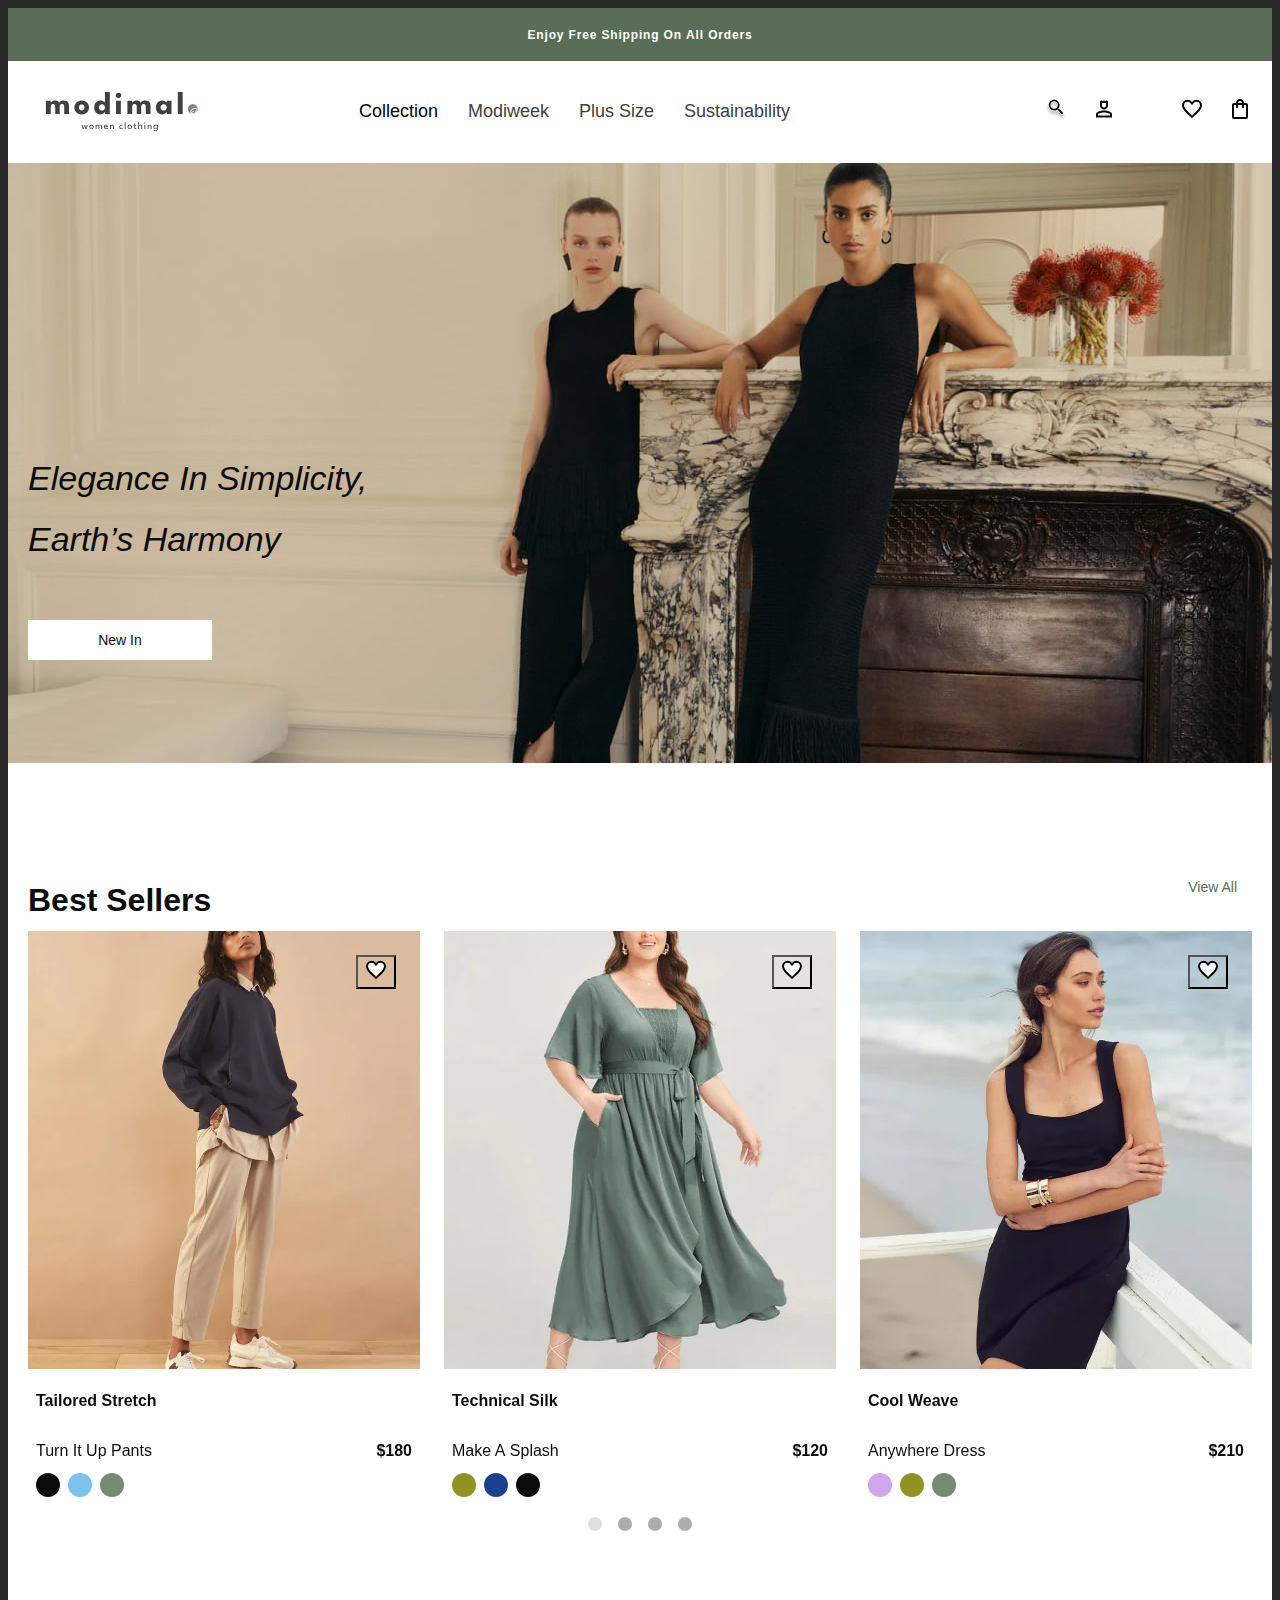
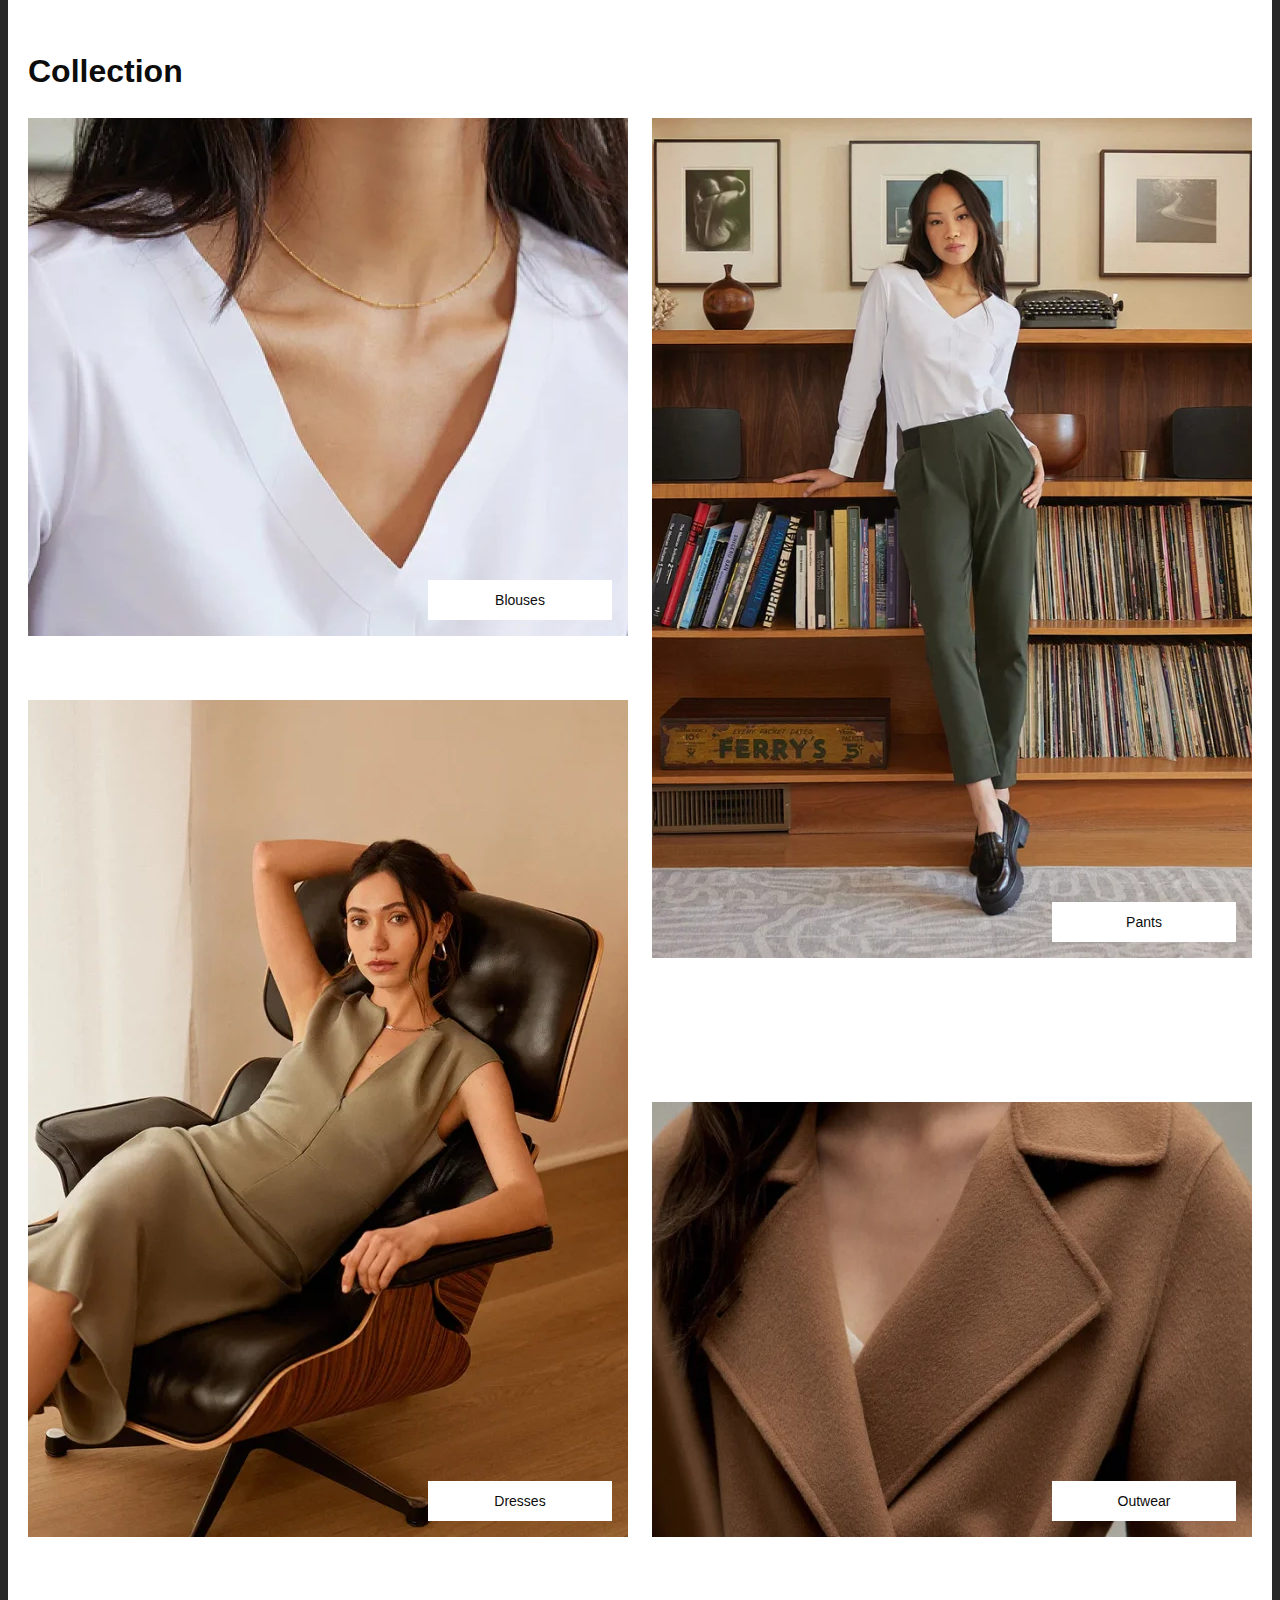
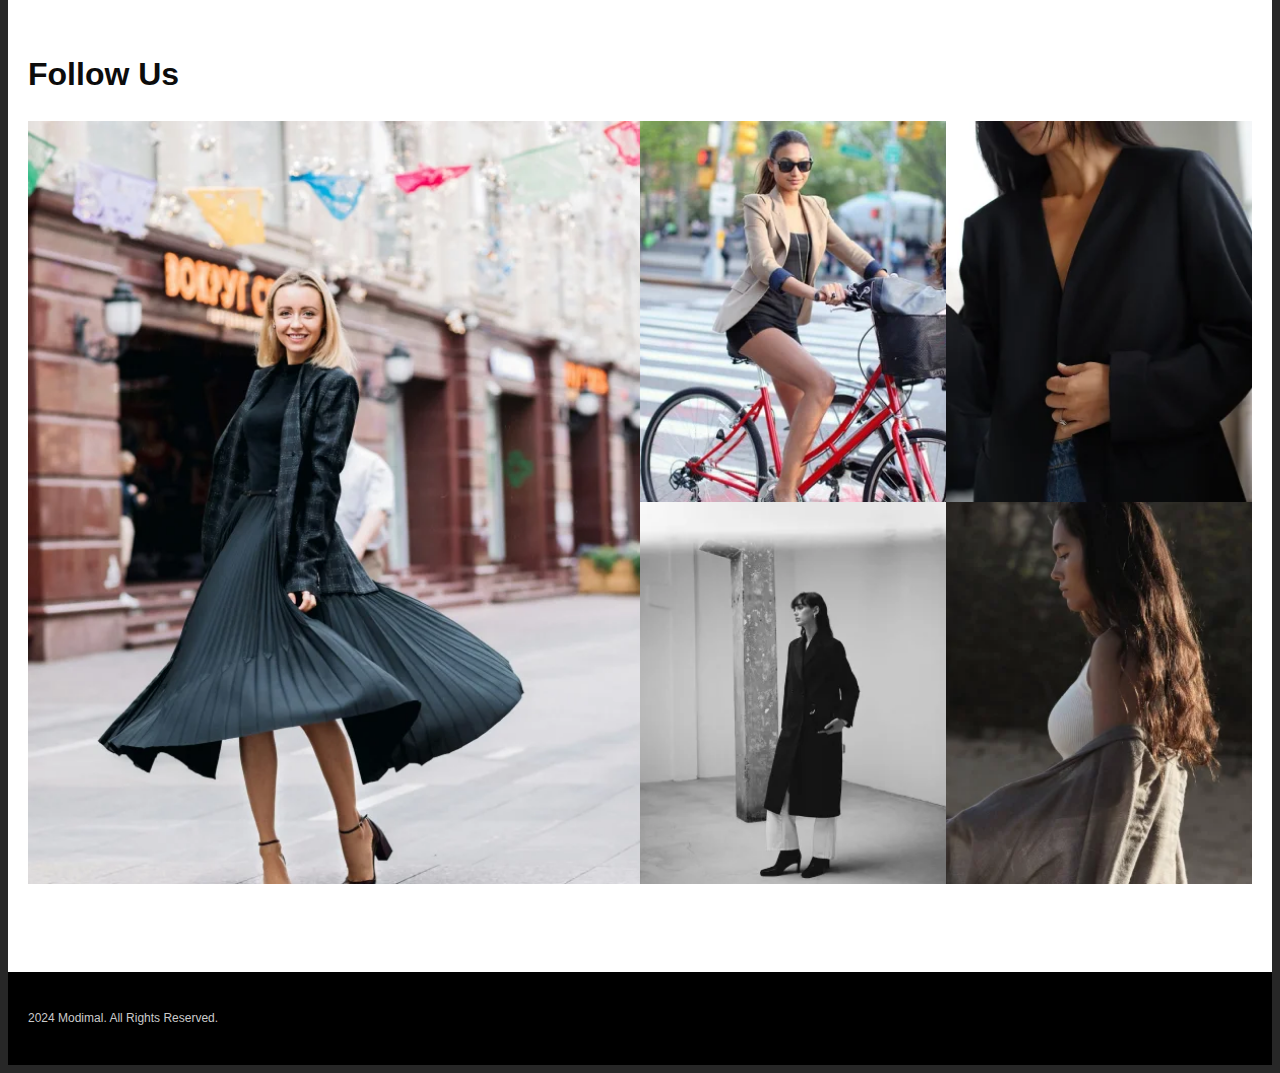
<file: index.html>
<!DOCTYPE html><html lang="en"><head><meta charset="UTF-8"/><meta http-equiv="X-UA-Compatible" content="IE=edge"/><meta name="viewport" content="width=device-width, initial-scale=1.0"/><title>modimal</title><link rel="stylesheet" href="./css/main.css"/><link rel="icon" type="image/x-icon" href="./img/favicons/favicon.svg"><link rel="apple-touch-icon" sizes="180x180" href="./img/favicons/apple-touch-icon.png"></head><body><section class="top-info"><div class="container"><p>Enjoy Free Shipping On&#160;All Orders</p></div></section><header class="header"><div class="container"><div class="header__row"><div class="header__logo"> <a class="logo" href="#!"><img src="./img/logo/logo.svg" alt="logo modimal"></a></div><nav class="header__nav nav"><ul class="nav__list"><li><a href="#!" class="active">Collection</a></li><li><a href="#!">Modiweek</a></li><li><a href="#!">Plus Size</a></li><li><a href="#!">Sustainability</a></li></ul></nav><div class="header__account header__account--first"><ul class="account"><li class='account__menu'> <button class="mobile-nav-btn"><div class="nav-icon"></div></button></li><li class='account__search'> <a href="#!"><svg class="icon icon--search"><use href="./img/svgsprite/sprite.symbol.svg#search"></use></svg></a></li><li class='account__person'> <a href="#!"><svg class="icon icon--person"><use href="./img/svgsprite/sprite.symbol.svg#person"></use></svg></a></li></ul></div><div class="header__account"><ul class="account"><li> <a href="#!"><svg class="icon icon--favorite"><use href="./img/svgsprite/sprite.symbol.svg#favorite"></use></svg></a></li><li> <a href="#!"><svg class="icon icon--bag"><use href="./img/svgsprite/sprite.symbol.svg#bag"></use></svg></a></li></ul></div><div class="header__nav-btn"> <button class="mobile-nav-btn"><div class="nav-icon"></div></button></div></div></div></header><div class="mobile-nav mobile-nav"><div class="mobile-nav__links"><ul class="mobile-links"><li class="mobile-links__parent"> <button class='mobile-links__parent-btn'> <span class='mobile-links__parent-title'>collection</span><svg class="mobile-links__parent-btn__icon icon icon--arrow-down"><use href="./img/svgsprite/sprite.symbol.svg#arrow-down"></use></svg></button><div class="mobile-sub"><ul class="mobile-sub-list"><li class="mobile-sub-list__item"><a class="mobile-sub-list__link" href="#1">shop all</a></li><li class="mobile-sub-list__item"><a class="mobile-sub-list__link" href="#1">tops & blouses</a></li><li class="mobile-sub-list__item"><a class="mobile-sub-list__link" href="#1">tees</a></li><li class="mobile-sub-list__item"><a class="mobile-sub-list__link" href="#1">pants</a></li><li class="mobile-sub-list__item"><a class="mobile-sub-list__link" href="#1">jackets & outwears</a></li><li class="mobile-sub-list__item"><a class="mobile-sub-list__link" href="#1">pullovers</a></li><li class="mobile-sub-list__item"><a class="mobile-sub-list__link" href="#1">dresses & jumpsuits</a></li><li class="mobile-sub-list__item"><a class="mobile-sub-list__link" href="#1">short & skirts</a></li></ul></div></li><li class="mobile-links__parent"> <button class='mobile-links__parent-btn'> <span class='mobile-links__parent-title'>new in</span><svg class="mobile-links__parent-btn__icon icon icon--arrow-down"><use href="./img/svgsprite/sprite.symbol.svg#arrow-down"></use></svg></button><div class="mobile-sub"><ul class="mobile-sub-list"><li class="mobile-sub-list__item"><a class="mobile-sub-list__link" href="#1">shop all</a></li><li class="mobile-sub-list__item"><a class="mobile-sub-list__link" href="#1">tops & blouses</a></li><li class="mobile-sub-list__item"><a class="mobile-sub-list__link" href="#1">tees</a></li><li class="mobile-sub-list__item"><a class="mobile-sub-list__link" href="#1">pants</a></li><li class="mobile-sub-list__item"><a class="mobile-sub-list__link" href="#1">jackets & outwears</a></li><li class="mobile-sub-list__item"><a class="mobile-sub-list__link" href="#1">pullovers</a></li><li class="mobile-sub-list__item"><a class="mobile-sub-list__link" href="#1">dresses & jumpsuits</a></li><li class="mobile-sub-list__item"><a class="mobile-sub-list__link" href="#1">short & skirts</a></li></ul></div></li><li class="mobile-links__parent"> <button class='mobile-links__parent-btn'> <span class='mobile-links__parent-title'>modiweek</span><svg class="mobile-links__parent-btn__icon icon icon--arrow-down"><use href="./img/svgsprite/sprite.symbol.svg#arrow-down"></use></svg></button><div class="mobile-sub"><ul class="mobile-sub-list"><li class="mobile-sub-list__item"><a class="mobile-sub-list__link" href="#1">shop all</a></li><li class="mobile-sub-list__item"><a class="mobile-sub-list__link" href="#1">tops & blouses</a></li><li class="mobile-sub-list__item"><a class="mobile-sub-list__link" href="#1">tees</a></li><li class="mobile-sub-list__item"><a class="mobile-sub-list__link" href="#1">pants</a></li><li class="mobile-sub-list__item"><a class="mobile-sub-list__link" href="#1">jackets & outwears</a></li><li class="mobile-sub-list__item"><a class="mobile-sub-list__link" href="#1">pullovers</a></li><li class="mobile-sub-list__item"><a class="mobile-sub-list__link" href="#1">dresses & jumpsuits</a></li><li class="mobile-sub-list__item"><a class="mobile-sub-list__link" href="#1">short & skirts</a></li></ul></div></li></ul></div><div class="mobile-nav__btns"> <a class="btn-outline" href="#!"><svg class="icon icon--person"><use href="./img/svgsprite/sprite.symbol.svg#person"></use></svg>Log In</a> <a class="btn-outline" href="#!">Create Account</a></div></div><main class="main"><section class="hero"><div class="container"><div class="hero__content"><h1 class="hero__title">Elegance in&#160;simplicity, Earth&#8217;s harmony</h1> <a class="btn" href="#!">New In</a></div></div></section><section class="best"><div class="container"><div class="best__title-wrapper"><h2 class="best__title title">Best Sellers</h2><div class="best__link"> <a class="btn btn--small" href="#!">view all</a></div></div><div class="best__cards"><div class="swiper"><div class="swiper-wrapper"><div class="swiper-slide"><article class='card'><div class="card__fav-btn"> <button class="card__btn-fav"><svg class="icon icon--favorite"><use href="./img/svgsprite/sprite.symbol.svg#favorite"></use></svg></button></div><div class="card__picture"><picture><source srcset="./img/best/best-01.webp 1x, ./img/best/best-01@2x.webp 2x" type="image/webp"><source srcset="./img/best/best-01.jpg 1x, ./img/best/best-01@2x.jpg 2x" type="image/jpeg"> <img class="card__img" src="./img/best/best-01.jpg" alt="tailored stretch"></picture></div><div class="card__body"><h3 class="card__title"><a href="#!">Tailored stretch</a></h3><div class="card__cols"><div class="card__descr">turn it&#160;up&#160;pants</div><div class="card__price">$180</div></div><div class="card__colors"><div class="color color--black"></div><div class="color color--blue"></div><div class="color color--green"></div></div></div></article></div><div class="swiper-slide"><article class='card'><div class="card__fav-btn"> <button class="card__btn-fav"><svg class="icon icon--favorite"><use href="./img/svgsprite/sprite.symbol.svg#favorite"></use></svg></button></div><div class="card__picture"><picture><source srcset="./img/best/best-02.webp 1x, ./img/best/best-02@2x.webp 2x" type="image/webp"><source srcset="./img/best/best-02.jpg 1x, ./img/best/best-02@2x.jpg 2x" type="image/jpeg"> <img class="card__img" src="./img/best/best-02.jpg" alt="tailored stretch"></picture></div><div class="card__body"><h3 class="card__title"><a href="#!">Technical Silk</a></h3><div class="card__cols"><div class="card__descr">Make A&#160;Splash</div><div class="card__price">$120</div></div><div class="card__colors"><div class="color color--olive"></div><div class="color color--navy"></div><div class="color color--black"></div></div></div></article></div><div class="swiper-slide"><article class='card'><div class="card__fav-btn"> <button class="card__btn-fav"><svg class="icon icon--favorite"><use href="./img/svgsprite/sprite.symbol.svg#favorite"></use></svg></button></div><div class="card__picture"><picture><source srcset="./img/best/best-03.webp 1x, ./img/best/best-03@2x.webp 2x" type="image/webp"><source srcset="./img/best/best-03.jpg 1x, ./img/best/best-03@2x.jpg 2x" type="image/jpeg"> <img class="card__img" src="./img/best/best-03.jpg" alt="tailored stretch"></picture></div><div class="card__body"><h3 class="card__title"><a href="#!">Cool Weave</a></h3><div class="card__cols"><div class="card__descr">Anywhere Dress</div><div class="card__price">$210</div></div><div class="card__colors"><div class="color color--pink"></div><div class="color color--olive"></div><div class="color color--green"></div></div></div></article></div><div class="swiper-slide"><article class='card'><div class="card__fav-btn"> <button class="card__btn-fav"><svg class="icon icon--favorite"><use href="./img/svgsprite/sprite.symbol.svg#favorite"></use></svg></button></div><div class="card__picture"><picture><source srcset="./img/best/best-04.webp 1x, ./img/best/best-04@2x.webp 2x" type="image/webp"><source srcset="./img/best/best-04.jpg 1x, ./img/best/best-04@2x.jpg 2x" type="image/jpeg"> <img class="card__img" src="./img/best/best-04.jpg" alt="tailored stretch"></picture></div><div class="card__body"><h3 class="card__title"><a href="#!">Cool Dress</a></h3><div class="card__cols"><div class="card__descr">Anywhere Dress</div><div class="card__price">$210</div></div><div class="card__colors"><div class="color color--white"></div><div class="color color--black"></div><div class="color color--green"></div></div></div></article></div><div class="swiper-slide"><article class='card'><div class="card__fav-btn"> <button class="card__btn-fav"><svg class="icon icon--favorite"><use href="./img/svgsprite/sprite.symbol.svg#favorite"></use></svg></button></div><div class="card__picture"><picture><source srcset="./img/best/best-05.webp 1x, ./img/best/best-05@2x.webp 2x" type="image/webp"><source srcset="./img/best/best-05.jpg 1x, ./img/best/best-05@2x.jpg 2x" type="image/jpeg"> <img class="card__img" src="./img/best/best-05.jpg" alt="tailored stretch"></picture></div><div class="card__body"><h3 class="card__title"><a href="#!">Cool Blause</a></h3><div class="card__cols"><div class="card__descr">Anywhere Dress</div><div class="card__price">$210</div></div><div class="card__colors"><div class="color color--blue"></div><div class="color color--white"></div><div class="color color--green"></div></div></div></article></div><div class="swiper-slide"><article class='card'><div class="card__fav-btn"> <button class="card__btn-fav"><svg class="icon icon--favorite"><use href="./img/svgsprite/sprite.symbol.svg#favorite"></use></svg></button></div><div class="card__picture"><picture><source srcset="./img/best/best-06.webp 1x, ./img/best/best-06@2x.webp 2x" type="image/webp"><source srcset="./img/best/best-06.jpg 1x, ./img/best/best-06@2x.jpg 2x" type="image/jpeg"> <img class="card__img" src="./img/best/best-06.jpg" alt="tailored stretch"></picture></div><div class="card__body"><h3 class="card__title"><a href="#!">Summer Dress</a></h3><div class="card__cols"><div class="card__descr">Anywhere Dress</div><div class="card__price">$210</div></div><div class="card__colors"><div class="color color--white"></div><div class="color color--olive"></div><div class="color color--green"></div></div></div></article></div></div><div class="swiper-pagination"></div></div></div></div></section><section class="collection"><div class="container"><h2 class="collection__title title">Collection</h2><div class="collection__cols"><div class="collection__col"><article class="card-collection"><picture><source srcset="./img/collection/collection-01.webp 1x, ./img/collection/collection-01@2x.webp 2x" type="image/webp"><source srcset="./img/collection/collection-01.jpg 1x, ./img/collection/collection-01@2x.jpg 2x" type="image/jpeg"> <img class="card-collection__img" src="./img/collection/collection-01.jpg" alt="img collection"></picture><div class="card-collection__link"> <a class="btn btn--mobile-wide" href="#!">Blouses</a></div></article><article class="card-collection"><picture><source srcset="./img/collection/collection-02.webp 1x, ./img/collection/collection-02@2x.webp 2x" type="image/webp"><source srcset="./img/collection/collection-02.jpg 1x, ./img/collection/collection-02@2x.jpg 2x" type="image/jpeg"> <img class="card-collection__img" src="./img/collection/collection-02.jpg" alt="img collection"></picture><div class="card-collection__link"> <a class="btn btn--mobile-wide" href="#!">Dresses</a></div></article></div><div class="collection__col"><article class="card-collection"><picture><source srcset="./img/collection/collection-03.webp 1x, ./img/collection/collection-03@2x.webp 2x" type="image/webp"><source srcset="./img/collection/collection-03.jpg 1x, ./img/collection/collection-03@2x.jpg 2x" type="image/jpeg"> <img class="card-collection__img" src="./img/collection/collection-03.jpg" alt="img collection"></picture><div class="card-collection__link"> <a class="btn btn--mobile-wide" href="#!">Pants</a></div></article><article class="card-collection"><picture><source srcset="./img/collection/collection-04.webp 1x, ./img/collection/collection-04@2x.webp 2x" type="image/webp"><source srcset="./img/collection/collection-04.jpg 1x, ./img/collection/collection-04@2x.jpg 2x" type="image/jpeg"> <img class="card-collection__img" src="./img/collection/collection-04.jpg" alt="img collection"></picture><div class="card-collection__link"> <a class="btn btn--mobile-wide" href="#!">Outwear</a></div></article></div></div></div></section><section class="follow"><div class="container"><h2 class="follow__title title">Follow us</h2><div class="follow__grid"><picture><source srcset="./img/follow/follow-01.webp 1x, ./img/follow/follow-01@2x.webp 2x" type="image/webp"><source srcset="./img/follow/follow-01.jpg 1x, ./img/follow/follow-01@2x.jpg 2x" type="image/jpeg"> <img class="follow__img" src="./img/follow/follow-01.jpg" alt="Follow us"></picture><picture><source srcset="./img/follow/follow-02.webp 1x, ./img/follow/follow-02@2x.webp 2x" type="image/webp"><source srcset="./img/follow/follow-02.jpg 1x, ./img/follow/follow-02@2x.jpg 2x" type="image/jpeg"> <img class="follow__img" src="./img/follow/follow-02.jpg" alt="Follow us"></picture><picture><source srcset="./img/follow/follow-03.webp 1x, ./img/follow/follow-03@2x.webp 2x" type="image/webp"><source srcset="./img/follow/follow-03.jpg 1x, ./img/follow/follow-03@2x.jpg 2x" type="image/jpeg"> <img class="follow__img" src="./img/follow/follow-03.jpg" alt="Follow us"></picture><picture><source srcset="./img/follow/follow-04.webp 1x, ./img/follow/follow-04@2x.webp 2x" type="image/webp"><source srcset="./img/follow/follow-04.jpg 1x, ./img/follow/follow-04@2x.jpg 2x" type="image/jpeg"> <img class="follow__img" src="./img/follow/follow-04.jpg" alt="Follow us"></picture><picture><source srcset="./img/follow/follow-05.webp 1x, ./img/follow/follow-05@2x.webp 2x" type="image/webp"><source srcset="./img/follow/follow-05.jpg 1x, ./img/follow/follow-05@2x.jpg 2x" type="image/jpeg"> <img class="follow__img" src="./img/follow/follow-05.jpg" alt="Follow us"></picture></div></div></section></main><footer class="footer"><div class="container"><div class="footer__copyright"><p>2024 modimal. All Rights Reserved.</p></div></div></footer><script src="./js/index.bundle.js"></script></body></html>
</file>
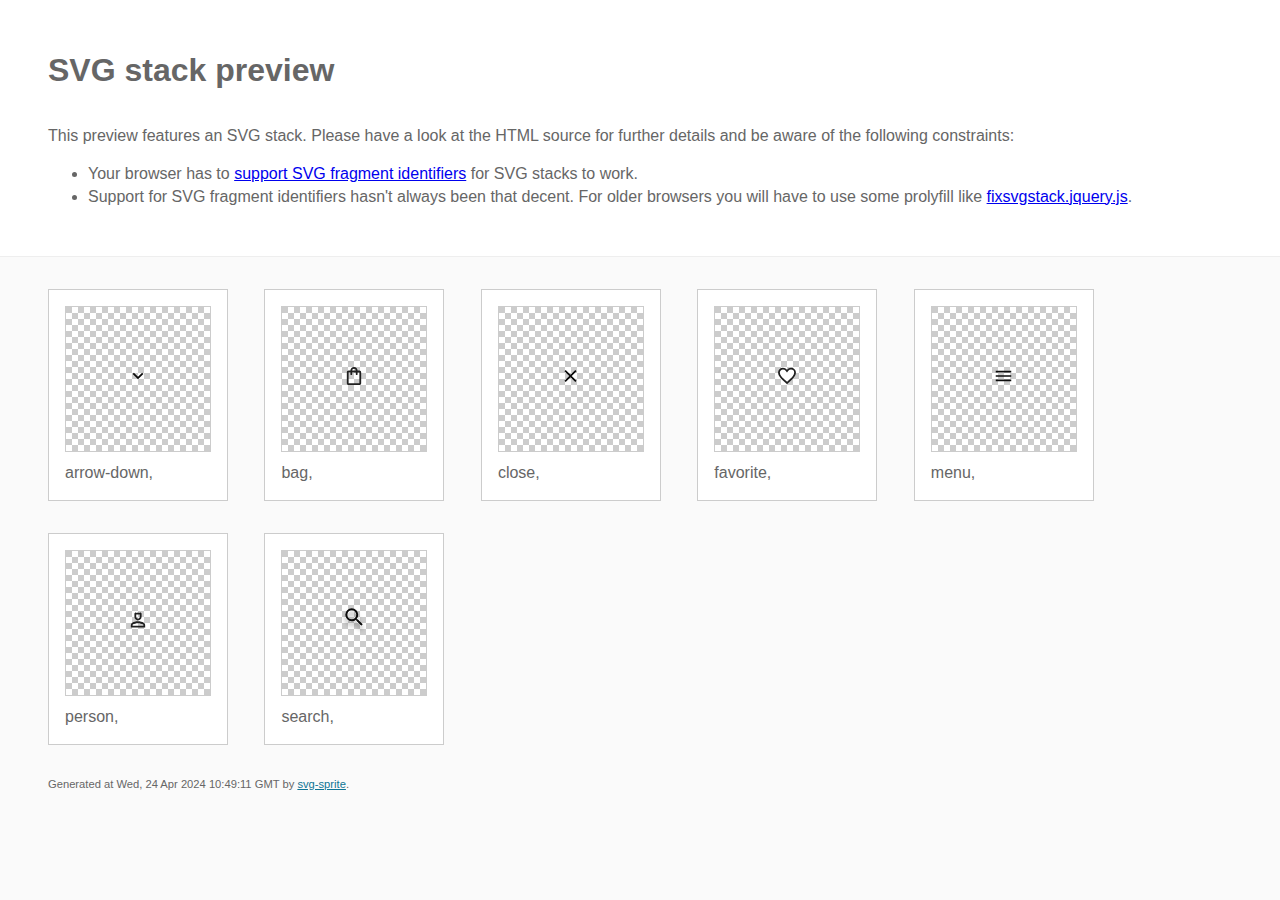
<file: img/svgsprite/stack/sprite.stack.html>
<!doctype html>
<html lang="en">
    <head>
        <meta charset="utf-8">
        <title>SVG stack preview | svg-sprite</title>
        <style>
            body {
                padding: 0;
                margin: 0;
                color: #666;
                background: #fafafa;
                font-family: Arial, Helvetica, sans-serif;
                font-size: 1em;
                line-height: 1.4;
            }

            header {
                display: block;
                padding: 3em 3em 2em;
                background-color: #fff;
            }

            header p {
                margin: 2em 0 0;
            }

            section {
                border-top: 1px solid #eee;
                padding: 2em 3em 0;
            }

            section ul {
                margin: 0;
                padding: 0;
            }

            section li {
                display: inline-block;
                background-color: #fff;
                position: relative;
                margin: 0 2em 2em 0;
                vertical-align: top;
                border: 1px solid #ccc;
                padding: 1em 1em 3em;
                cursor: default;
            }

            .icon-box {
                margin: 0;
                width: 144px;
                height: 144px;
                position: relative;
                background: #ccc url("data:image/svg+xml,%3Csvg xmlns='http://www.w3.org/2000/svg' width='12' height='12'%3E%3Cpath fill='%23fff' d='M6 0h6v6H6zM0 6h6v6H0z'/%3E%3C/svg%3E") top left repeat;
                border: 1px solid #ccc;
                display: table-cell;
                vertical-align: middle;
                text-align: center;
            }

            .icon {
                display: inline-block;
            }

            h1 {
                margin-top: 0;
            }

            h2 {
                margin: 0;
                padding: 0;
                font-size: 1em;
                font-weight: 400;
                white-space: nowrap;
                overflow: hidden;
                text-overflow: ellipsis;
                position: absolute;
                left: 1em;
                right: 1em;
                bottom: 1em;
            }

            footer {
                display: block;
                margin: 0;
                padding: 0 3em 3em;
            }

            footer p {
                margin: 0;
                font-size: .7em;
            }

            footer a {
                color: #0f7595;
                margin-left: 0;
            }
        </style>

<!--
Sprite shape dimensions
====================================================================================================
You will need to set the sprite shape dimensions via CSS when you use them as stack SVGs, otherwise
they would become a huge 100% in size. You may use the following dimension classes for doing so.
They might well be outsourced to an external stylesheet of course.
-->

<style>
 .svg-arrow-down-dims { width: 24px; height: 24px; }
 .svg-bag-dims { width: 24px; height: 24px; }
 .svg-close-dims { width: 25px; height: 24px; }
 .svg-favorite-dims { width: 24px; height: 24px; }
 .svg-menu-dims { width: 25px; height: 24px; }
 .svg-person-dims { width: 24px; height: 24px; }
 .svg-search-dims { width: 26px; height: 29px; }
</style>

<!--
====================================================================================================
-->

    </head>
    <body>
        <header>
            <h1>SVG stack preview</h1>
            <p>This preview features an SVG stack. Please have a look at the HTML source for further details and be aware of the following constraints:</p>
            <ul>
                <li>Your browser has to <a href="https://caniuse.com/svg-fragment" target="_blank" rel="noopener noreferrer">support SVG fragment identifiers</a> for SVG stacks to work.</li>
                <li>Support for SVG fragment identifiers hasn't always been that decent. For older browsers you will have to use some prolyfill like <a href="https://github.com/preciousforever/SVG-Stacker/blob/master/fixsvgstack.jquery.js" target="_blank" rel="noopener noreferrer">fixsvgstack.jquery.js</a>.</li>
            </ul>
        </header>
        <section>

<!--
SVG stack
====================================================================================================
These SVG images make use of fragment identifiers (IDs) to reference certain portions of the
external sprite. By default, all shapes inside the sprite are hidden by CSS. The `:target` pseudo
selector is used to show the very shape that is referenced by the fragment identifier.
-->

            <ul>

             <li title="arrow-down">
                    <div class="icon-box">
                        <img src="svg/sprite.stack.svg#arrow-down" class="svg-arrow-down-dims" alt="arrow-down">
                    </div>
                    <h2>arrow-down, </h2>
                </li>
             <li title="bag">
                    <div class="icon-box">
                        <img src="svg/sprite.stack.svg#bag" class="svg-bag-dims" alt="bag">
                    </div>
                    <h2>bag, </h2>
                </li>
             <li title="close">
                    <div class="icon-box">
                        <img src="svg/sprite.stack.svg#close" class="svg-close-dims" alt="close">
                    </div>
                    <h2>close, </h2>
                </li>
             <li title="favorite">
                    <div class="icon-box">
                        <img src="svg/sprite.stack.svg#favorite" class="svg-favorite-dims" alt="favorite">
                    </div>
                    <h2>favorite, </h2>
                </li>
             <li title="menu">
                    <div class="icon-box">
                        <img src="svg/sprite.stack.svg#menu" class="svg-menu-dims" alt="menu">
                    </div>
                    <h2>menu, </h2>
                </li>
             <li title="person">
                    <div class="icon-box">
                        <img src="svg/sprite.stack.svg#person" class="svg-person-dims" alt="person">
                    </div>
                    <h2>person, </h2>
                </li>
             <li title="search">
                    <div class="icon-box">
                        <img src="svg/sprite.stack.svg#search" class="svg-search-dims" alt="search">
                    </div>
                    <h2>search, </h2>
                </li>
         </ul>

<!--
====================================================================================================
-->

        </section>
        <footer>
            <p>Generated at Wed, 24 Apr 2024 10:49:11 GMT by <a href="https://github.com/svg-sprite/svg-sprite" target="_blank" rel="noopener noreferrer">svg-sprite</a>.</p>
        </footer>
    </body>
</html>
</file>
<file: css/main.css>
@charset "UTF-8";*,::after,::before{-webkit-box-sizing:border-box;box-sizing:border-box}a,a:hover,a:link,a:visited{text-decoration:none}aside,footer,header,legend,main,nav,section{display:block}h1,h2,h3,h4,h5,h6,p{font-size:inherit;font-weight:inherit}ul,ul li{list-style:none}img{vertical-align:top}img,svg{max-width:100%;height:auto}address{font-style:normal}input,select,textarea{background-color:transparent}button,input,select,textarea{font-family:inherit;font-size:inherit;color:inherit}input::-ms-clear{display:none}button,input[type=submit]{display:inline-block;-webkit-box-shadow:none;box-shadow:none;background-color:transparent;background:0 0;cursor:pointer}button:active,button:focus,input:active,input:focus{outline:0}button::-moz-focus-inner{padding:0;border:0}label{cursor:pointer}:root{--container-width:1254px;--container-padding:15px;--font-main:"Montserrat", sans-serif;--font-accent:"Montserrat", sans-serif;--font-titles:var(--font-accent);--page-bg:#fff;--text-color:#000;--accent:#ac182c;--link-color:#2578c8;--laptop-size:1199px;--tablet-size:959px;--mobile-size:599px;--primary:#748c70;--black:#0c0c0c;--white:#fff;--primary-primary25:#f0f2ef;--primary-primary50:#d1d9cf;--primary-primary100:#b2bfaf;--primary-primary200:#a2b39f;--primary-primary300:#93a690;--primary-primary400:#839980;--primary-primary-600:#5a6d57;--primary-primary-700:#404e3e;--primary-primary750:#343e32;--primary-primary800:#272f25;--primary-primary900:#0d100c;--neutral-backgroundfaf9f5:#faf9f5;--neutral-graydfdfdf:#dfdfdf;--neutral-grayededed:#ededed;--neutral-grayf9f9f9:#f9f9f9;--neutral-graycbcbcb:#cbcbcb;--neutral-grayadadad:#adadad;--neutral-gray868686:#868686;--neutral-gray606060:#606060;--neutral-gray404040:#404040;--neutral-gray202020:#202020;--neutral-gray0c0c0c:#0c0c0c;--state-color-warning-bg:#f7e4c9;--state-color-warning-light:#ecbb77;--state-color-warning:#e09126;--state-color-error-bg:#fff2f2;--state-color-error-light:#ed2e2e;--state-color-error:#c30000;--state-color-success-bg:#f3fdfa;--state-color-success-light:#00ba88;--state-color-success:#00966d;--font-family:"Montserrat", sans-serif}.dark{--page-bg:#252526;--text-color:#fff}html{scroll-behavior:smooth;background-color:#272727}body{background-color:var(--page-bg);color:var(--text-color);font-family:var(--font-main);text-wrap:balance}img{display:block}a{color:var(--link-color)}code,pre.code{background-color:#e9f1f6;padding:.2rem;border-radius:4px}pre.code{overflow-x:auto;padding:1rem}.docs{display:grid;line-height:1.5}.docs p{margin:1rem 0}.docs ol,.docs ul{padding-left:2rem}.docs ol li,.docs ul li{list-style:disc;margin-bottom:.5rem}.docs ol li{list-style:decimal}.docs section,.docs section.docs{padding:40px 0}.docs section+section{border-top:1px solid #dae5e9}.docs small{font-size:1rem;color:#acacac}.docs .title-1:first-child,.docs .title-2:first-child{margin-top:0!important}.test,.test-2{width:600px;height:300px;margin:50px auto;background-color:#999;background-position:center center;background-size:cover;background-repeat:no-repeat}.test{background-image:url(./../img/project-02.jpg)}.test-2{background-image:-webkit-image-set(url(./../img/project-02.jpg) 1x,url(./../img/project-02@2x.jpg) 2x);background-image:image-set(url(./../img/project-02.jpg) 1x,url(./../img/project-02@2x.jpg) 2x)}.font-1{font-family:"Montserrat";font-weight:700;font-style:italic}.font-2{font-family:"FirasansBook";font-weight:400}.none{display:none!important}.visually-hidden{position:absolute;width:1px;height:1px;margin:-1px;border:0;padding:0;white-space:nowrap;-webkit-clip-path:inset(100%);clip-path:inset(100%);clip:rect(0 0 0 0);overflow:hidden}.no-scroll{overflow-y:hidden}.text-left{text-align:left}.text-right{text-align:right}.text-center{text-align:center}.d-flex{display:-webkit-box;display:-ms-flexbox;display:flex}.flex-center{-webkit-box-pack:center;-ms-flex-pack:center;justify-content:center}.content-demo{margin-bottom:5rem;padding:1rem;background-color:#dadada}.container,.container-full{padding:0 var(--container-padding)}.container{margin:0 auto;max-width:var(--container-width);width:100%}.container-full{max-width:100%}.container-left-50,.container-right-50{padding:0 var(--container-padding);max-width:50%}.container-right-50{margin-left:auto}.container-right{padding-left:calc((100% - var(--container-width))/2 + var(--container-padding))}.container-left{padding-right:calc((100% - var(--container-width))/2 + var(--container-padding))}.container-half-left{padding-right:calc((100% - var(--container-width))/2 + var(--container-width)/2);padding-left:calc((100% - var(--container-width))/2 + var(--container-padding))}.container-half-right{padding-left:calc((100% - var(--container-width))/2 + var(--container-width)/2);padding-right:calc((100% - var(--container-width))/2 + var(--container-padding))}.account,body,html{display:-webkit-box;display:-ms-flexbox;display:flex}body,html{min-height:100vh;-webkit-box-orient:vertical;-webkit-box-direction:normal;-ms-flex-direction:column;flex-direction:column}.account{-webkit-box-align:center;-ms-flex-align:center;align-items:center;gap:24px}.account a{display:inline-block;-webkit-transition:.3s ease-in-out;transition:.3s ease-in-out}.account a:hover{background:var(--neutral-grayededed)}.account__menu{display:none}.best__title-wrapper{display:-webkit-box;display:-ms-flexbox;display:flex;-webkit-box-pack:justify;-ms-flex-pack:justify;justify-content:space-between;-webkit-box-align:center;-ms-flex-align:center;align-items:center;margin-bottom:8px}.btn,.btn--small,.btn-outline,a.btn,a.btn--small,a.btn-outline{font-weight:400;font-size:14px;line-height:1.71429;text-transform:capitalize}.btn,a.btn{display:inline-block;padding:8px;min-width:184px;height:40px;text-align:center;color:#0c0c0c;background:#fff;-webkit-transition:all .3s ease-in-out;transition:all .3s ease-in-out}.btn:hover,a.btn:hover{background:#ededed}.btn--small,.btn-outline,a.btn--small,a.btn-outline{color:#5a6d57}.btn--small,a.btn--small{padding-left:15px;padding-right:15px;min-width:unset}.btn-outline,a.btn-outline{display:-webkit-box;display:-ms-flexbox;display:flex;gap:4px;-webkit-box-pack:center;-ms-flex-pack:center;justify-content:center;-webkit-box-align:center;-ms-flex-align:center;align-items:center;padding:8px 16px;border:1px solid #5a6d57;width:152px;height:40px;text-align:center}.btn-outline:hover,a.btn-outline:hover{color:#404e3e}.card-collection{position:relative}.card-collection__link{position:absolute;right:16px;bottom:16px}.card-collection__link .btn::after,.card__title a::after{content:"";position:absolute;left:0;top:0;width:100%;height:100%}.card{position:relative}.card__fav-btn{position:absolute;top:24px;right:24px;z-index:3}.card__btn-fav:hover .icon--favorite{stroke:#ff3279}.card__btn-fav--selected .icon--favorite{stroke:#ed2e2e;fill:#ed2e2e}.card__btn-fav--selected .icon--favorite:hover{stroke:#ed2e2e}.card__body{padding:5.5px 8px;display:grid;gap:8px}.card__title{font-weight:700;font-size:16px;line-height:1.4;text-transform:capitalize}.card__title,.card__title a{color:#0c0c0c}.card__cols{display:-webkit-box;display:-ms-flexbox;display:flex;-webkit-box-pack:justify;-ms-flex-pack:justify;justify-content:space-between}.card__descr,.card__price{font-weight:400;font-size:16px;line-height:1.8;text-transform:capitalize;color:#0c0c0c}.card__price{font-weight:700}.card__colors{display:-webkit-box;display:-ms-flexbox;display:flex;gap:8px}.collection__title{margin-bottom:24px}.collection__cols{display:grid;grid-template-columns:1fr 1fr;gap:24px}.collection__col{display:-webkit-box;display:-ms-flexbox;display:flex;-webkit-box-orient:vertical;-webkit-box-direction:normal;-ms-flex-direction:column;flex-direction:column;-webkit-box-pack:justify;-ms-flex-pack:justify;justify-content:space-between;gap:64px}.color{width:24px;height:24px;background:gray;border-radius:50%}.color--black{background-color:#0c0c0c}.color--blue{background-color:#7dc3eb}.color--green{background-color:#748c70}.color--olive{background-color:#909225}.color--pink{background-color:#d0a5ea}.color--navy{background-color:#19418e}.color--white{background-color:#fff;border:1px solid #d0d0d0}.follow__title{margin-bottom:24px}.follow__grid{display:grid;grid-template-columns:repeat(4,1fr);grid-template-rows:1fr,1fr}.follow__grid>:first-child{grid-column:span 2;grid-row:span 2}.follow__grid img{width:100%;height:100%;-o-object-fit:cover;object-fit:cover}.footer{padding:24px 0;margin-top:88px;background-color:#000;font-weight:400;font-size:12px;line-height:1.8;text-transform:capitalize;color:#cbcbcb}.header{position:relative;z-index:199;background-color:#fff;padding:16px 0 18px}.header__row{display:-webkit-box;display:-ms-flexbox;display:flex;-webkit-box-pack:justify;-ms-flex-pack:justify;justify-content:space-between;-webkit-box-align:center;-ms-flex-align:center;align-items:center}.header__nav{margin:auto}.header__account--first{margin-left:auto;margin-right:24px}.header__logo{-ms-flex-negative:0;flex-shrink:0}.header__nav-btn{display:none}.hero{padding-bottom:103px;height:600px;background-color:#999;background-image:url(./../img/hero/hero.jpg);background-position:left top;background-size:cover;background-repeat:no-repeat}.hero .container{height:100%}.hero__content{display:-webkit-box;display:-ms-flexbox;display:flex;-webkit-box-orient:vertical;-webkit-box-direction:normal;-ms-flex-direction:column;flex-direction:column;-webkit-box-pack:end;-ms-flex-pack:end;justify-content:flex-end;-webkit-box-align:start;-ms-flex-align:start;align-items:flex-start;gap:27px;height:100%}.hero__title{max-width:494px;font-style:italic;font-weight:500;font-size:34px;line-height:1.8;text-transform:capitalize;color:#0c0c0c}.icons-wrapper{padding:30px 0;display:-webkit-box;display:-ms-flexbox;display:flex;-webkit-column-gap:30px;-moz-column-gap:30px;column-gap:30px}.icon{fill:transparent;stroke:transparent;width:24px;height:24px}.icon--person,.icon--search{fill:#000}.icon--favorite{stroke:#000;fill:#fff}.icon--arrow-down,.icon--bag,.icon--menu{fill:#000}.logo{font-size:32px}.main,.mobile-nav{display:-webkit-box;display:-ms-flexbox;display:flex;-webkit-box-orient:vertical;-webkit-box-direction:normal;-ms-flex-direction:column;flex-direction:column}.main{gap:88px}.mobile-nav{position:fixed;top:-100%;width:100%;height:100%;z-index:99;padding:106px 20px 56px;overflow-y:auto;background:#fff;-webkit-transition:all .2s ease-in;transition:all .2s ease-in}.mobile-nav--open{top:0}.mobile-nav a,.nav__list a.active{color:#000}.mobile-nav__links{margin-bottom:84px}.mobile-links,.mobile-nav__links{display:grid;gap:32px}.mobile-links__parent{border-bottom:1px solid #0c0c0c}.mobile-links__parent-btn{display:-webkit-box;display:-ms-flexbox;display:flex;-webkit-box-pack:justify;-ms-flex-pack:justify;justify-content:space-between;width:100%}.mobile-links__parent-title{font-weight:400;font-size:14px;line-height:1.8;text-transform:capitalize;color:#0c0c0c}.mobile-links__parent-btn__icon{-webkit-transition:all .2s ease-in-out;transition:all .2s ease-in-out}.active .mobile-links__parent-btn__icon{-webkit-transform:rotate(-180deg);-ms-transform:rotate(-180deg);transform:rotate(-180deg)}.mobile-sub{max-height:0;overflow:hidden;-webkit-transition:.3s ease-in-out;transition:.3s ease-in-out}.mobile-sub-list{display:grid;padding:24px 0 16px 35px;gap:16px}.mobile-sub-list__item{font-weight:400;font-size:14px;line-height:1.8;text-transform:capitalize;color:#404040}.mobile-sub-list__link{display:inline-block;padding-top:7px;width:100%;color:#404040}.mobile-nav__btns{display:grid;grid-template-columns:1fr 1fr;margin-top:auto;gap:16px;padding-top:14px;border-top:1px solid #cbcbcb}.mobile-nav-btn{--time:0.1s;--width:18px;--height:12px;--line-height:2px;--spacing:3px;--color:#0c0c0c;--radius:4px;height:calc(var(--line-height)*3 + var(--spacing)*2);width:var(--width);display:-webkit-box;display:-ms-flexbox;display:flex;-webkit-box-pack:center;-ms-flex-pack:center;justify-content:center;-webkit-box-align:center;-ms-flex-align:center;align-items:center}.nav-icon,.nav-icon::after,.nav-icon::before{position:relative;width:var(--width);height:var(--line-height);background-color:var(--color);border-radius:var(--radius)}.nav-icon::after,.nav-icon::before{content:"";display:block;position:absolute;left:0;-webkit-transition:top var(--time) linear var(--time),-webkit-transform var(--time) ease-in;transition:transform var(--time) ease-in,top var(--time) linear var(--time);transition:transform var(--time) ease-in,top var(--time) linear var(--time),-webkit-transform var(--time) ease-in}.nav-icon::before{top:calc(-1*(var(--line-height) + var(--spacing)))}.nav-icon::after{top:calc(var(--line-height) + var(--spacing))}.nav-icon.nav-icon--active{background-color:transparent}.nav-icon.nav-icon--active::after,.nav-icon.nav-icon--active::before{top:0;-webkit-transition:top var(--time) linear,-webkit-transform var(--time) ease-in var(--time);transition:top var(--time) linear,transform var(--time) ease-in var(--time);transition:top var(--time) linear,transform var(--time) ease-in var(--time),-webkit-transform var(--time) ease-in var(--time)}.nav-icon.nav-icon--active::before{-webkit-transform:rotate(45deg);-ms-transform:rotate(45deg);transform:rotate(45deg)}.nav-icon.nav-icon--active::after{-webkit-transform:rotate(-45deg);-ms-transform:rotate(-45deg);transform:rotate(-45deg)}.mobile-nav-btn{z-index:999}.nav{font-family:"Montserrat",sans-serif;font-weight:400;font-size:18px;line-height:1.8;text-transform:capitalize;text-align:center;color:var(--neutral-gray404040)}.nav__list{display:-webkit-box;display:-ms-flexbox;display:flex;-webkit-column-gap:30px;-moz-column-gap:30px;column-gap:30px}.nav__list a{color:var(--neutral-gray404040)}.swiper{padding-bottom:32px!important;width:100%}.swiper-pagination-bullet{width:14px!important;height:14px!important;opacity:1!important;background-color:#adadad!important}.swiper-pagination-bullet-active{background-color:#dfdfdf!important}.swiper-horizontal>.swiper-pagination-bullets .swiper-pagination-bullet,.swiper-pagination-horizontal.swiper-pagination-bullets .swiper-pagination-bullet{margin-right:8px!important;margin-left:8px!important}.swiper-horizontal>.swiper-pagination-bullets,.swiper-pagination-bullets.swiper-pagination-horizontal,.swiper-pagination-custom,.swiper-pagination-fraction{bottom:0!important}.title{font-weight:600;font-size:32px;line-height:1.4;text-transform:capitalize;color:#0c0c0c}.best__title{margin-bottom:0}.title-1,.title-2,.title-3,.title-4{margin:1em 0 .5em;font-size:38px;font-weight:700;font-family:var(--font-titles)}.title-2,.title-3,.title-4{font-size:32px}.title-3,.title-4{font-size:26px}.title-4{font-size:18px}.top-info{position:relative;z-index:199;padding:8px 0 7px;font-family:"Montserrat",sans-serif;font-weight:600;font-size:12px;letter-spacing:.07em;text-align:center;text-transform:capitalize;color:#fff;background:var(--primary-primary-600)}@media (max-width:1274px){.container-right{padding-left:var(--container-padding)}.container-left{padding-right:var(--container-padding)}.container-half-left{padding-left:var(--container-padding)}.container-half-right{padding-right:var(--container-padding)}.account{gap:12px}.color{width:16px;height:16px}.header__account--first{margin-right:12px}.nav{font-size:16px}.nav__list{-webkit-column-gap:15px;-moz-column-gap:15px;column-gap:15px}}@media (max-width:780px){.container-left-50,.container-right-50{max-width:100%}.container-half-left,.container-half-right{padding:0 var(--container-padding)}.account__menu,.account__search{display:block}.account__person,.best__link{display:none}.btn,a.btn{padding:8px 9px;min-width:unset}.btn--mobile-wide,a.btn--mobile-wide{min-width:unset;padding:8px 16px;width:100%;text-align:left}.card-collection__link{position:static}.card__fav-btn{top:8px;right:8px}.card__title{font-weight:600;font-size:14px}.card__cols{-ms-flex-wrap:wrap;flex-wrap:wrap}.card__descr{font-size:14px;line-height:1.4}.card__price{font-weight:600;font-size:14px}.collection__cols{gap:16px}.collection__col{gap:24px}.follow__grid{grid-template-columns:repeat(2,1fr);grid-template-rows:repeat(4,1fr)}.footer{margin-top:24px;padding:8px 0}.header{padding:4px 0}.header__nav{display:none}.header__account--first{-webkit-box-ordinal-group:0;-ms-flex-order:-1;order:-1;margin:unset}.hero{padding-bottom:16px;background-position:31% top}.hero__content{gap:32px}.hero__title{max-width:168px;font-size:20px}.main{gap:24px}.swiper{padding-bottom:20px!important}.swiper-pagination-bullet{width:8px!important;height:8px!important}.title{margin-bottom:8px;font-weight:700;font-size:20px}.top-info{padding:0;font-weight:400;font-size:10px;line-height:1.4}}@media (-webkit-min-device-pixel-ratio:2),(min-resolution:192dpi){.test{background-image:url(./../img/project-02@2x.jpg)}.hero{background-image:url(./../img/hero/hero@2x.jpg)}}
/*# sourceMappingURL=[data-uri] */
</file>
